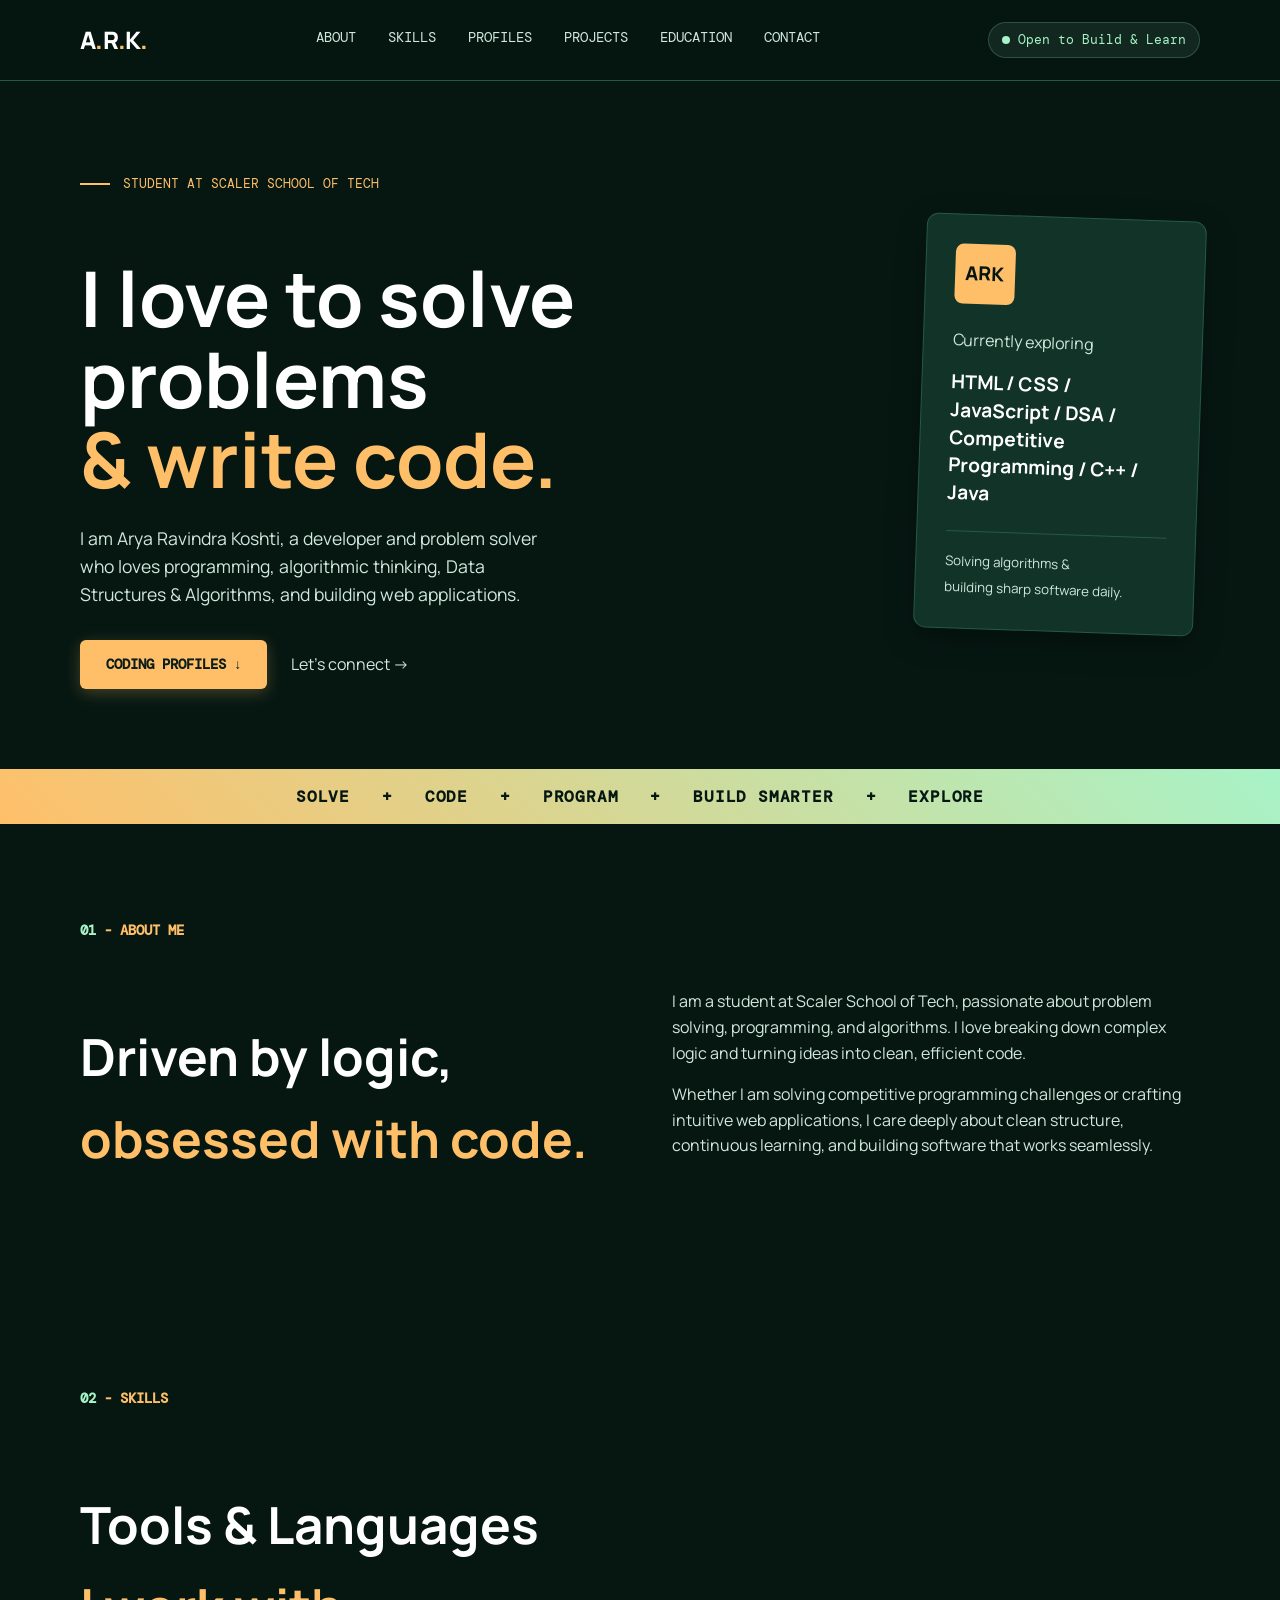
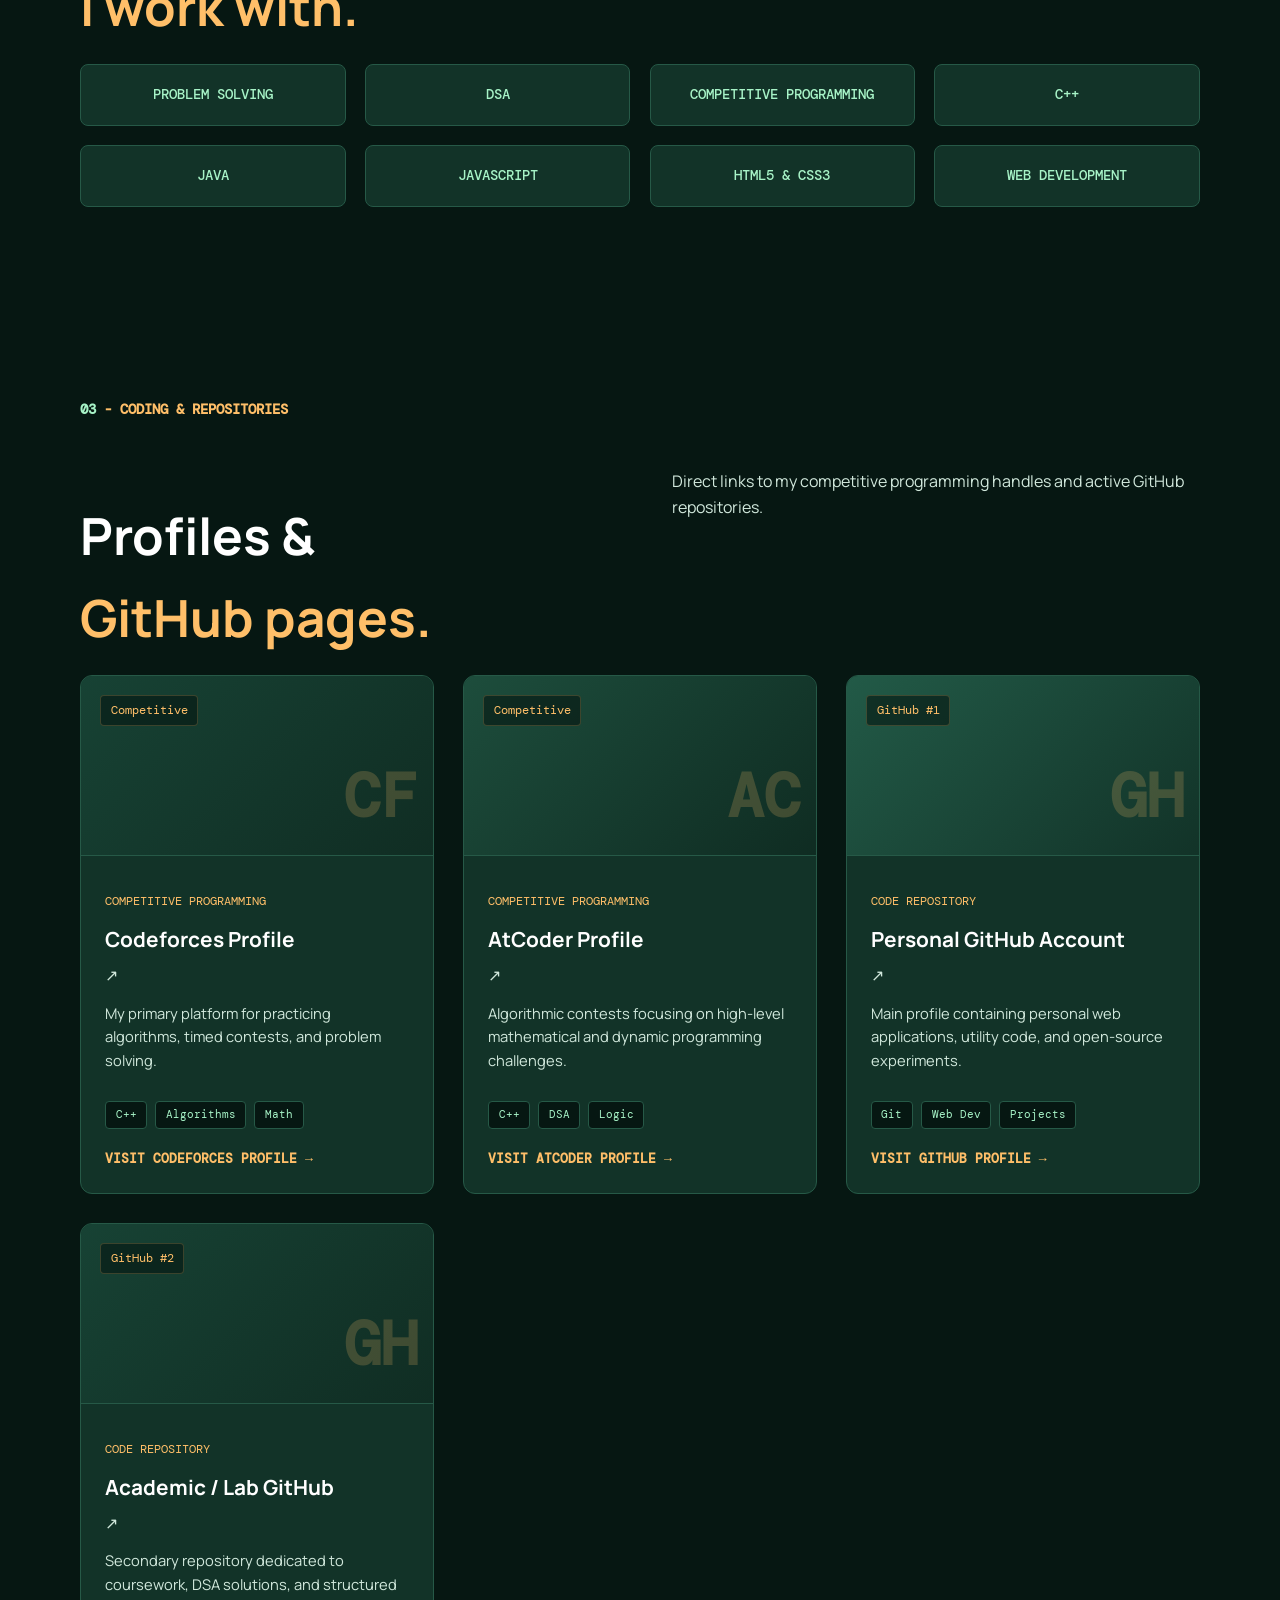
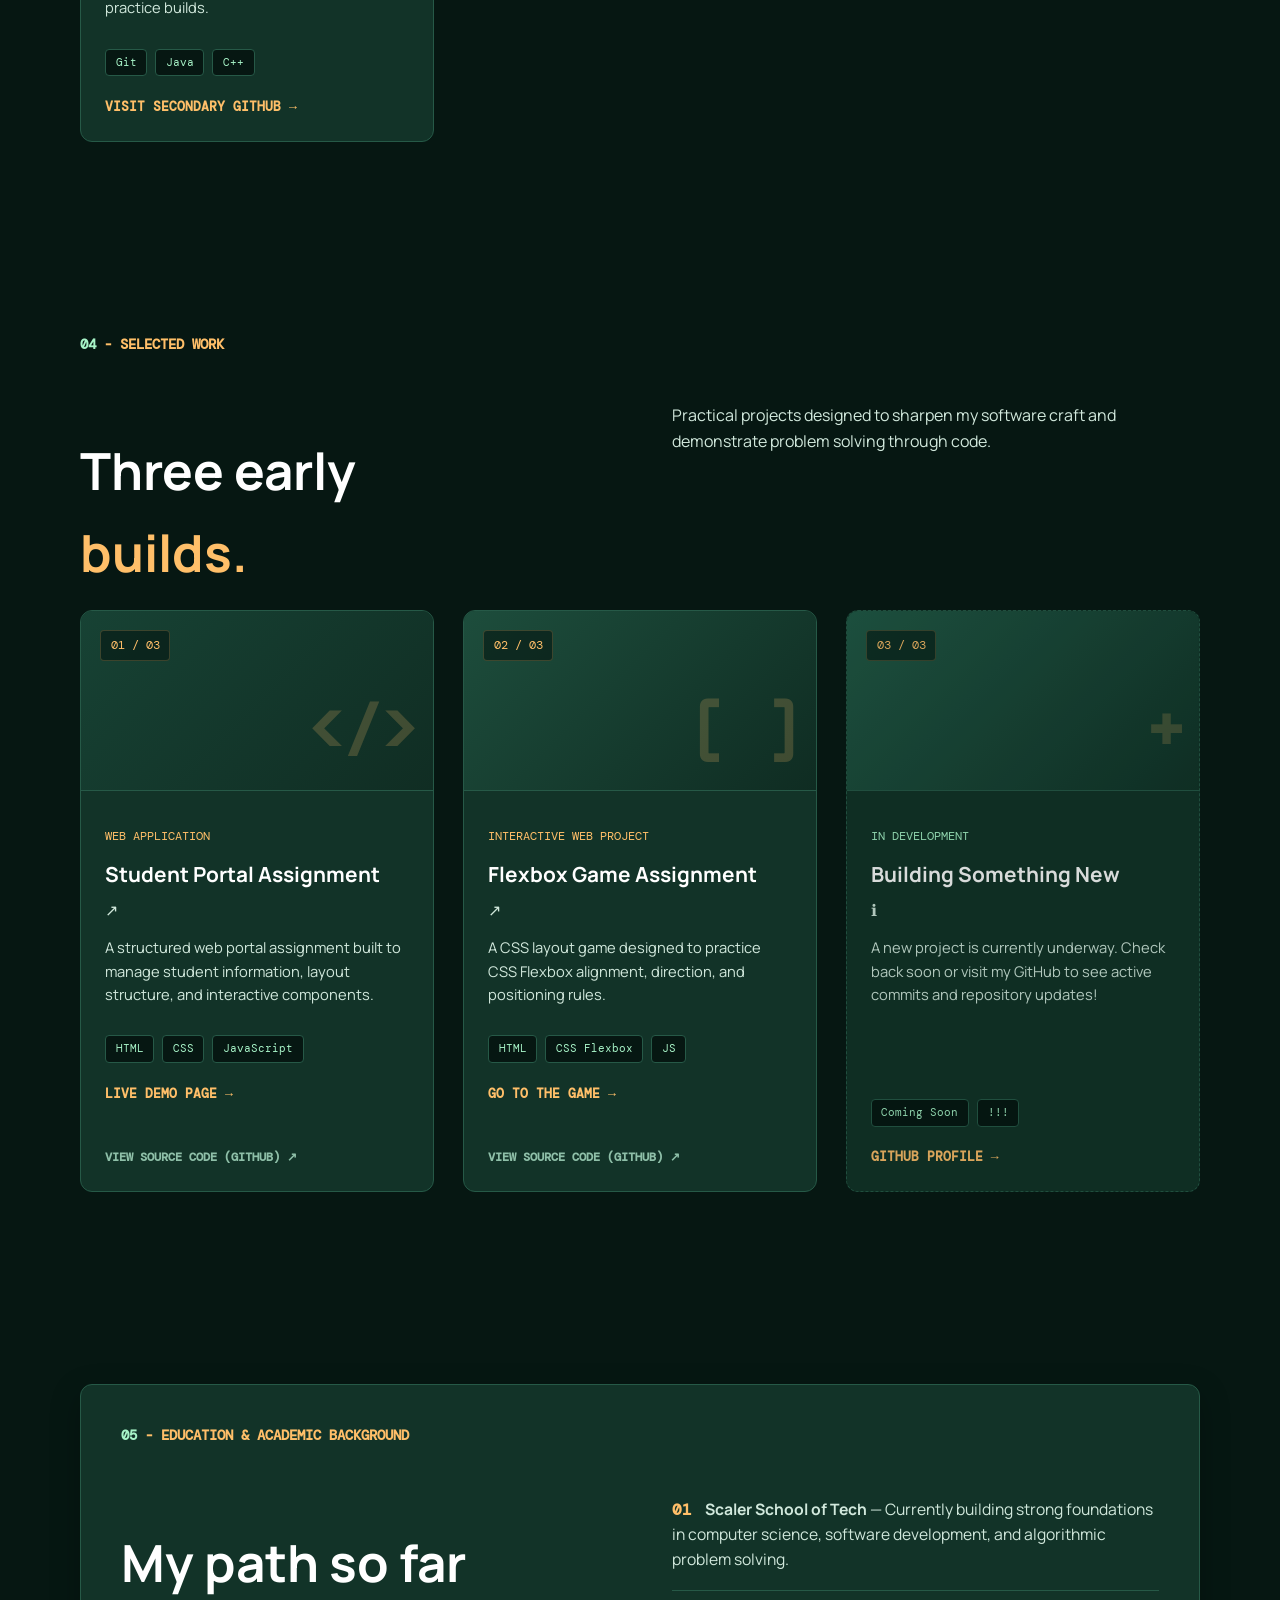
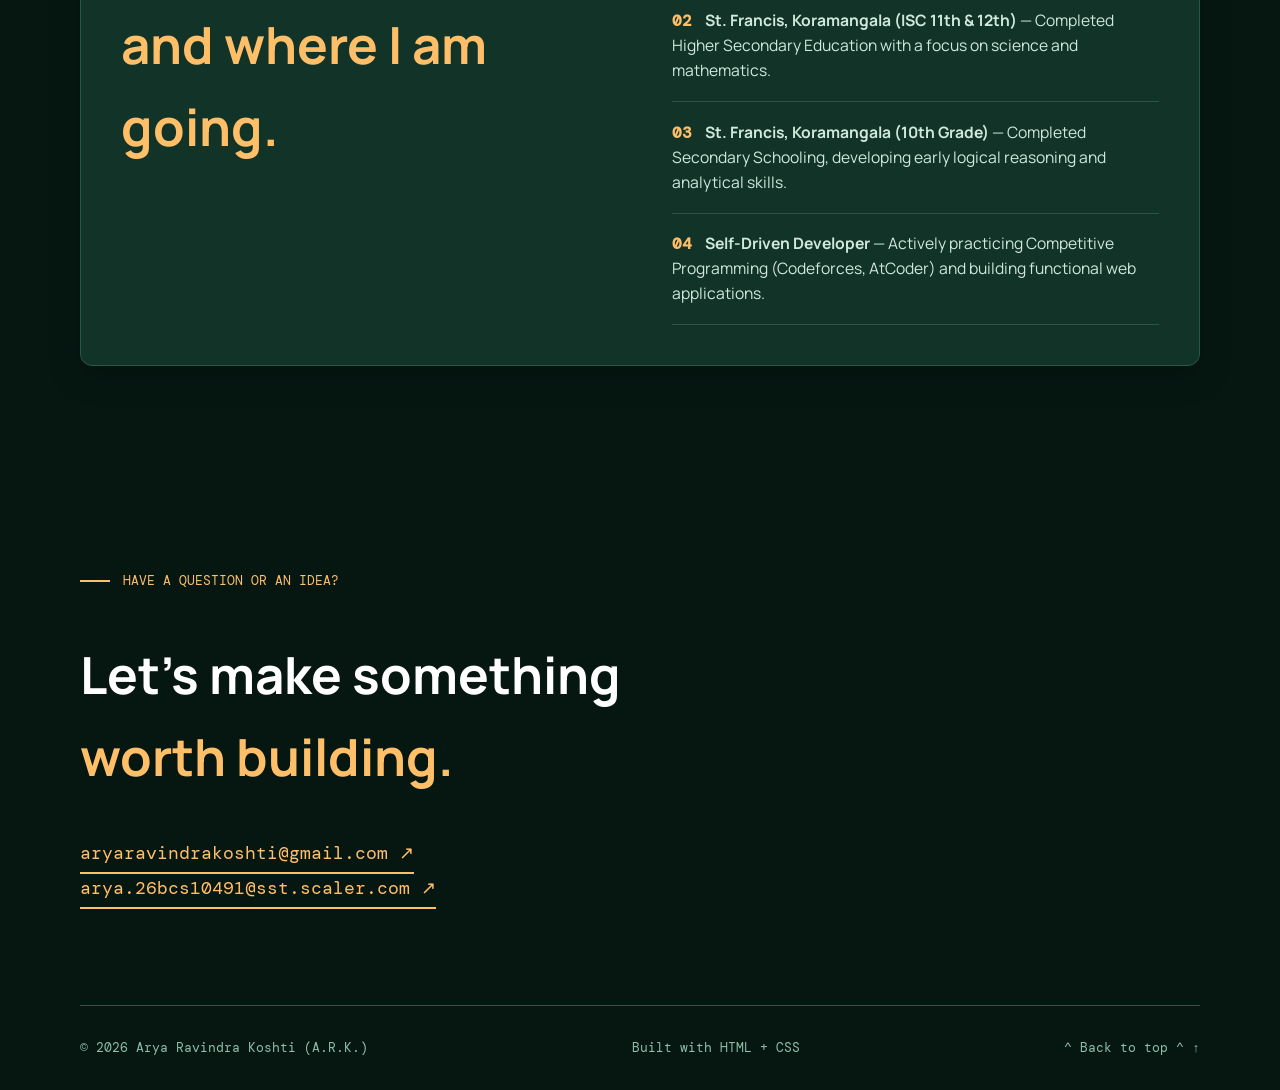
<file: index.html>
<!DOCTYPE html>
<html lang="en">
<head>
    <meta charset="UTF-8">
    <meta name="viewport" content="width=device-width, initial-scale=1.0">
    <meta name="description" content="Arya Ravindra Koshti is a student at Scaler School of Tech, passionate about problem-solving, competitive programming, and web development.">
    <link rel="preconnect" href="https://fonts.googleapis.com">
    <link rel="preconnect" href="https://fonts.gstatic.com" crossorigin>
    <link href="https://fonts.googleapis.com/css2?family=DM+Mono:wght@400;500&family=Manrope:wght@400;500;600;700;800&display=swap" rel="stylesheet">
    <link rel="stylesheet" href="styles.css">
    <title>Arya Ravindra Koshti</title>
</head>
    
<body>
    <header class="site-header">
        <nav class="nav-shell" aria-label="Main navigation">
            <a class="wordmark" href="#top" aria-label="Back to the top">A<span>.</span>R<span>.</span>K<span>.</span></a>
            <div class="nav-links">
                <a href="#about">About</a>
                <a href="#skills">Skills</a>
                <a href="#profiles">Profiles</a>
                <a href="#projects">Projects</a>
                <a href="#education">Education</a>
                <a href="#contact">Contact</a>
            </div>
            <a class="nav-status" href="#contact"><span></span> Open to Build & Learn</a>
        </nav>
    </header>

    <main id="top">
        <section class="hero section-shell" aria-labelledby="hero-title">
            <div class="hero-copy">
                <p class="eyebrow"><span class="eyebrow-line"></span> Student at Scaler School of Tech</p>
                <h1 id="hero-title">I love to solve problems<br><em>&amp; write code.</em></h1>
                <p class="hero-intro">I am Arya Ravindra Koshti, a developer and problem solver who loves programming, algorithmic thinking, Data Structures & Algorithms, and building web applications.</p>
                <div class="hero-actions">
                    <a class="button button-primary" href="#profiles">Coding profiles <span aria-hidden="true">&#8595;</span></a>
                    <a class="text-link" href="#contact">Let's connect <span aria-hidden="true">&#8594;</span></a>
                </div>
            </div>
            <!--the card at the side-->
            <div class="hero-aside" aria-label="A short introduction">
                <div class="hero-mark">ARK</div>
                <p>Currently exploring</p>
                <strong>HTML / CSS /<br>JavaScript / DSA / Competitive Programming / C++ / Java</strong>
                <span class="aside-rule"></span>
                <small>Solving algorithms &amp;<br>building sharp software daily.</small>
            </div>
        </section>

        <section class="marquee-band" aria-label="Skills and interests">
            <div class="marquee-content">
                <span>SOLVE</span><b>+</b><span>CODE</span><b>+</b><span>PROGRAM</span><b>+</b><span>BUILD SMARTER</span><b>+</b><span>EXPLORE</span>
            </div>
        </section>

        <section class="about section-shell section-spacing" id="about" aria-labelledby="about-title">
            <div class="section-label"><span>01</span> - <span>About me</span></div>
            <div class="about-grid">
                <h2 id="about-title">Driven by logic,<br><em>obsessed with code.</em></h2>
                <div class="about-body">
                    <p>I am a student at Scaler School of Tech, passionate about problem solving, programming, and algorithms. I love breaking down complex logic and turning ideas into clean, efficient code.</p>
                    <p>Whether I am solving competitive programming challenges or crafting intuitive web applications, I care deeply about clean structure, continuous learning, and building software that works seamlessly.</p>
                </div>
            </div>
        </section>

        <section class="skills section-shell section-spacing" id="skills" aria-labelledby="skills-title">
            <div class="section-label"><span>02</span> - <span>Skills</span></div>
            <div class="skills-heading">
                <h2 id="skills-title">Tools &amp; Languages<br><em>I work with.</em></h2>
            </div>
            <div class="skills-grid" aria-label="Core skills">
                <div class="skill-card"><span>Problem Solving</span></div>
                <div class="skill-card"><span>DSA</span></div>
                <div class="skill-card"><span>Competitive Programming</span></div>
                <div class="skill-card"><span>C++</span></div>
                <div class="skill-card"><span>Java</span></div>
                <div class="skill-card"><span>JavaScript</span></div>
                <div class="skill-card"><span>HTML5 &amp; CSS3</span></div>
                <div class="skill-card"><span>Web Development</span></div>
            </div>
        </section>

        <!--account cards-->
        <section class="projects section-shell section-spacing" id="profiles" aria-labelledby="profiles-title">
            <div class="section-label"><span>03</span> - <span>Coding &amp; Repositories</span></div>
            <div class="projects-heading">
                <h2 id="profiles-title">Profiles &amp;<br><em>GitHub pages.</em></h2>
                <p>Direct links to my competitive programming handles and active GitHub repositories.</p>
            </div>
            <div class="project-grid">
                <!--codeforces account-->
                <article class="project-card">
                    <div class="project-visual visual-one">
                        <span class="visual-tag">Competitive</span>
                        <span class="visual-symbol">CF</span>
                    </div>
                    <div class="project-details">
                        <div>
                            <p class="project-type">Competitive Programming</p>
                            <h3>Codeforces Profile</h3>
                        </div>
                        <span class="project-arrow" aria-hidden="true">&#8599;</span>
                        <p class="project-description">My primary platform for practicing algorithms, timed contests, and problem solving.</p>
                        <div class="project-tools"><span>C++</span><span>Algorithms</span><span>Math</span></div>
                        <a class="project-link" href="https://codeforces.com/profile/AryaRavindraKoshti" target="_blank" rel="noopener noreferrer">Visit Codeforces Profile &rarr;</a>
                    </div>
                </article>

                <!-- At-coder account-->
                <article class="project-card">
                    <div class="project-visual visual-two">
                        <span class="visual-tag">Competitive</span>
                        <span class="visual-symbol">AC</span>
                    </div>
                    <div class="project-details">
                        <div>
                            <p class="project-type">Competitive Programming</p>
                            <h3>AtCoder Profile</h3>
                        </div>
                        <span class="project-arrow" aria-hidden="true">&#8599;</span>
                        <p class="project-description">Algorithmic contests focusing on high-level mathematical and dynamic programming challenges.</p>
                        <div class="project-tools"><span>C++</span><span>DSA</span><span>Logic</span></div>
                        <a class="project-link" href="https://atcoder.jp/users/arya_r_k" target="_blank" rel="noopener noreferrer">Visit AtCoder Profile &rarr;</a>
                    </div>
                </article>

                <!--github main account-->
                <article class="project-card">
                    <div class="project-visual visual-three">
                        <span class="visual-tag">GitHub #1</span>
                        <span class="visual-symbol">GH</span>
                    </div>
                    <div class="project-details">
                        <div>
                            <p class="project-type">Code Repository</p>
                            <h3>Personal GitHub Account</h3>
                        </div>
                        <span class="project-arrow" aria-hidden="true">&#8599;</span>
                        <p class="project-description">Main profile containing personal web applications, utility code, and open-source experiments.</p>
                        <div class="project-tools"><span>Git</span><span>Web Dev</span><span>Projects</span></div>
                        <a class="project-link" href="https://github.com/AryaRK2007" target="_blank" rel="noopener noreferrer">Visit GitHub Profile &rarr;</a>
                    </div>
                </article>

                <!-- github student account -->
                <article class="project-card">
                    <div class="project-visual visual-one">
                        <span class="visual-tag">GitHub #2</span>
                        <span class="visual-symbol">GH</span>
                    </div>
                    <div class="project-details">
                        <div>
                            <p class="project-type">Code Repository</p>
                            <h3>Academic / Lab GitHub</h3>
                        </div>
                        <span class="project-arrow" aria-hidden="true">&#8599;</span>
                        <p class="project-description">Secondary repository dedicated to coursework, DSA solutions, and structured practice builds.</p>
                        <div class="project-tools"><span>Git</span><span>Java</span><span>C++</span></div>
                        <a class="project-link" href="https://github.com/arya-r-k" target="_blank" rel="noopener noreferrer">Visit Secondary GitHub &rarr;</a>
                    </div>
                </article>
            </div>
        </section>

        <section class="projects section-shell section-spacing" id="projects" aria-labelledby="projects-title">
            <div class="section-label"><span>04</span> - <span>Selected work</span></div>
            <div class="projects-heading">
                <h2 id="projects-title">Three early<br><em>builds.</em></h2>
                <p>Practical projects designed to sharpen my software craft and demonstrate problem solving through code.</p>
            </div>
            <div class="project-grid">
                <!--card1-->
                <article class="project-card project-card-featured">
                    <div class="project-visual visual-one">
                        <span class="visual-tag">01 / 03</span>
                        <span class="visual-symbol">&lt;/&gt;</span>
                    </div>
                    <div class="project-details">
                        <div>
                            <p class="project-type">Web Application</p>
                            <h3>Student Portal Assignment</h3>
                        </div>
                        <span class="project-arrow" aria-hidden="true">&#8599;</span>
                        <p class="project-description">A structured web portal assignment built to manage student information, layout structure, and interactive components.</p>
                        <div class="project-tools"><span>HTML</span><span>CSS</span><span>JavaScript</span></div>
                        <a class="project-link" href="https://arya-r-k.github.io/Student-portal-assignment/" target="_blank" rel="noopener noreferrer">Live Demo Page &rarr;</a>
                        <br>
                        <a class="project-link" href="https://github.com/arya-r-k/Student-portal-assignment" target="_blank" rel="noopener noreferrer" style="color: var(--text-muted); font-size: 0.75rem;">View source Code (github) &#8599;</a>
                    </div>
                </article>
                <!--card2-->
                <article class="project-card">
                    <div class="project-visual visual-two">
                        <span class="visual-tag">02 / 03</span>
                        <span class="visual-symbol">[ ]</span>
                    </div>
                    <div class="project-details">
                        <div>
                            <p class="project-type">Interactive Web Project</p>
                            <h3>Flexbox Game Assignment</h3>
                        </div>
                        <span class="project-arrow" aria-hidden="true">&#8599;</span>
                        <p class="project-description">A CSS layout game designed to practice CSS Flexbox alignment, direction, and positioning rules.</p>
                        <div class="project-tools"><span>HTML</span><span>CSS Flexbox</span><span>JS</span></div>
                        <a class="project-link" href="https://arya-r-k.github.io/flex-box-game-assignment/" target="_blank" rel="noopener noreferrer">Go to the Game &rarr;</a>
                        <br>
                        <a class="project-link" href="https://github.com/arya-r-k/flex-box-game-assignment/" target="_blank" rel="noopener noreferrer" style="color: var(--text-muted); font-size: 0.75rem;">View Source Code (github) &#8599;</a>
                    </div>
                </article>
                <!--card3-->
                <article class="project-card" style="border-style: dashed; opacity: 0.85;">
                    <div class="project-visual visual-three">
                        <span class="visual-tag">03 / 03</span>
                        <span class="visual-symbol">+</span>
                    </div>
                    <div class="project-details">
                        <div>
                            <p class="project-type" style="color: var(--accent-mint);">In Development</p>
                            <h3>Building Something New</h3>
                        </div>
                        <span class="project-arrow" aria-hidden="true">&#8505;</span>
                        <p class="project-description">A new project is currently underway. Check back soon or visit my GitHub to see active commits and repository updates!</p>
                        <div class="project-tools"><span>Coming Soon</span><span>!!!<!--tools used--></span></div>
                        <a class="project-link" href="https://github.com/arya-r-k" target="_blank" rel="noopener noreferrer">GitHub Profile &rarr;</a>
                    </div>
                </article>
            </div>
        </section>
        <!--education card-->
        <section class="now-section section-shell section-spacing" id="education" aria-labelledby="education-title">
            <div class="now-card">
                <div class="section-label"><span>05</span> - <span>Education &amp; Academic Background</span></div>
                <div class="now-content">
                    <h2 id="education-title">My path so far<br><em>and where I am going.</em></h2>
                    <div class="now-list">
                        <p><span>01</span> <strong>Scaler School of Tech</strong> — Currently building strong foundations in computer science, software development, and algorithmic problem solving.</p>
                        <p><span>02</span> <strong>St. Francis, Koramangala (ISC 11th &amp; 12th)</strong> — Completed Higher Secondary Education with a focus on science and mathematics.</p>
                        <p><span>03</span> <strong>St. Francis, Koramangala (10th Grade)</strong> — Completed Secondary Schooling, developing early logical reasoning and analytical skills.</p>
                        <p><span>04</span> <strong>Self-Driven Developer</strong> — Actively practicing Competitive Programming (Codeforces, AtCoder) and building functional web applications.</p>
                    </div>
                </div>
            </div>
        </section>

        <section class="contact section-shell section-spacing" id="contact" aria-labelledby="contact-title">
            <p class="eyebrow"><span class="eyebrow-line"></span> Have a question or an idea?</p>
            <h2 id="contact-title">Let's make something<br><em>worth building.</em></h2><br>
            <a class="contact-link" href="mailto:aryaravindrakoshti@gmail.com">aryaravindrakoshti@gmail.com <span aria-hidden="true">&#8599;</span></a>
            <br>
            <a class="contact-link" href="mailto:arya.26bcs10491@sst.scaler.com">arya.26bcs10491@sst.scaler.com <span aria-hidden="true">&#8599;</span></a>
        </section>
    </main>
    <!--fotter-->
    <footer class="site-footer section-shell">
        <span>&copy; 2026 Arya Ravindra Koshti (A.R.K.)</span><span>Built with HTML + CSS</span><a href="#top">^ Back to top ^ &#8593;</a>
    </footer>
</body>
</html>
</file>
<file: styles.css>
/*COLOR PALETTE AND VARIABLES*/
:root {
    --bg-dark: #061712;
    --bg-dark-alt: #0a221a;
    --bg-card: #123328;
    --bg-card-hover: #1b4436;
    --border-color: #265947;
    --border-bright: #3a7a63;
    --text-primary: #ffffff;
    --text-secondary: #d1e8dc;
    --text-muted: #8ebfa8;
    --accent-gold: #ffbf69;
    --accent-gold-hover: #ffa834;
    --accent-mint: #a7f3c7;
    --accent-coral: #ff7f6a;
    --font-main: "Manrope", sans-serif;
    --font-mono: "DM Mono", monospace;
}

/*GLOBAL SETTINGS*/
* {
    box-sizing: border-box;
}

html {
    scroll-behavior: smooth;
}

body {
    margin: 0;
    background-color: var(--bg-dark);
    color: var(--text-secondary);
    font-family: var(--font-main);
    line-height: 1.6;
}

main,
header,
footer {
    position: relative;
}

/* links and text hover effects*/
a {
    color: inherit;
    text-decoration: none;
    transition: color 0.25s ease, transform 0.25s ease;
}

a:hover {
    color: var(--accent-gold);
}

@keyframes pulse {
    0%, 100% { 
        transform: scale(1); 
        opacity: 1; 
    }
    50% { 
        transform: scale(1.3); 
        opacity: 0.6; 
    }
}

.section-shell,
.nav-shell {
    width: min(1120px, calc(100% - 64px));
    margin: 0 auto;
}

.section-spacing {
    padding-top: 6rem;
    padding-bottom: 6rem;
}

/*NAVIGATION / HEADER*/
.site-header {
    position: sticky;
    top: 0;
    background-color: rgba(6, 23, 18, 0.92);
    border-bottom: 1px solid var(--border-color);
    backdrop-filter: blur(10px);
}

.nav-shell {
    min-height: 80px;
    display: flex;
    align-items: center;
    justify-content: space-between;
    gap: 1.5rem;
}

.wordmark {
    color: var(--text-primary);
    font-size: 1.5rem;
    font-weight: 800;
    display: inline-block;
    letter-spacing: -0.03em;
}

.wordmark span {
    color: var(--accent-gold);
}

.wordmark:hover {
    color: var(--accent-gold);
    transform: scale(1.05);
}

.nav-links {
    display: flex;
    gap: 2rem;
}

.nav-links a {
    font-family: var(--font-mono);
    font-size: 0.85rem;
    text-transform: uppercase;
    color: var(--text-secondary);
    position: relative;
    padding-bottom: 4px;
}

.nav-links a::after {
    content: '';
    position: absolute;
    bottom: 0;
    left: 0;
    width: 100%;
    height: 2px;
    background-color: var(--accent-gold);
    transform: scaleX(0);
    transform-origin: right;
    transition: transform 0.3s ease;
}

.nav-links a:hover::after {
    transform: scaleX(1);
    transform-origin: left;
}

.nav-links a:hover {
    color: var(--accent-gold);
}

.nav-status {
    display: flex;
    align-items: center;
    gap: 0.5rem;
    font-family: var(--font-mono);
    font-size: 0.8rem;
    color: var(--accent-mint);
    padding: 0.4rem 0.8rem;
    background-color: rgba(167, 243, 199, 0.08);
    border: 1px solid rgba(167, 243, 199, 0.2);
    border-radius: 20px;
}

.nav-status span {
    width: 8px;
    height: 8px;
    border-radius: 50%;
    background-color: var(--accent-mint);
    animation: pulse 2s infinite ease-in-out;
}

/*hero section*/
.hero {
    min-height: 550px;
    display: grid;
    grid-template-columns: 1fr 280px;
    align-items: center;
    gap: 4rem;
    padding: 5rem 0;
}

.eyebrow {
    display: flex;
    align-items: center;
    gap: 0.8rem;
    color: var(--accent-gold);
    font-family: var(--font-mono);
    font-size: 0.8rem;
    text-transform: uppercase;
    margin-bottom: 1.5rem;
}

.eyebrow-line {
    width: 30px;
    height: 2px;
    background-color: var(--accent-gold);
}

h1 {
    color: var(--text-primary);
    font-size: clamp(3rem, 6vw, 5.5rem);
    line-height: 1.05;
    margin-bottom: 1.5rem;
}

h1 em,
h2 em {
    color: var(--accent-gold);
    font-style: normal;
    display: inline-block;
    transition: color 0.3s ease, transform 0.3s ease;
}

h1 em:hover,
h2 em:hover {
    color: var(--accent-coral);
    transform: translateY(-2px);
}

.hero-intro {
    font-size: 1.1rem;
    color: var(--text-secondary);
    margin-bottom: 2rem;
    max-width: 480px;
}

.hero-actions {
    display: flex;
    align-items: center;
    gap: 1.5rem;
}

.button {
    padding: 0.85rem 1.6rem;
    font-family: var(--font-mono);
    font-size: 0.85rem;
    text-transform: uppercase;
    border-radius: 6px;
    display: inline-block;
    transition: all 0.25s ease;
}

.button-primary {
    background-color: var(--accent-gold);
    color: #0d1e18;
    font-weight: 700;
    box-shadow: 0 4px 15px rgba(255, 191, 105, 0.25);
}

.button-primary:hover {
    background-color: var(--accent-gold-hover);
    color: #061712;
    transform: translateY(-3px);
    box-shadow: 0 8px 25px rgba(255, 191, 105, 0.4);
}

.hero-aside {
    background-color: var(--bg-card);
    border: 1px solid var(--border-color);
    padding: 1.8rem;
    border-radius: 12px;
    transform: rotate(2deg);
    box-shadow: 0 10px 30px rgba(0, 0, 0, 0.3);
    transition: transform 0.3s ease, border-color 0.3s ease, box-shadow 0.3s ease;
}

.hero-aside:hover {
    transform: translateY(-6px) rotate(0deg);
    border-color: var(--accent-gold);
    box-shadow: 0 15px 35px rgba(0, 0, 0, 0.45);
}

.hero-mark {
    width: 60px;
    height: 60px;
    background-color: var(--accent-gold);
    color: #061712;
    display: grid;
    place-items: center;
    font-weight: 800;
    font-size: 1.2rem;
    border-radius: 8px;
    margin-bottom: 1.5rem;
}

.hero-aside strong {
    color: var(--text-primary);
    font-size: 1.2rem;
    line-height: 1.4;
}

.aside-rule {
    height: 1px;
    background-color: var(--border-color);
    margin: 1.5rem 0 1rem;
    display: block;
}

/*marquee band*/
.marquee-band {
    background: linear-gradient(45deg, var(--accent-gold), var(--accent-mint));
    color: #061712;
    padding: 0.9rem 0;
    font-family: var(--font-mono);
    font-weight: 800;
    text-transform: uppercase;
    letter-spacing: 0.05em;
}

.marquee-content {
    display: flex;
    justify-content: center;
    gap: 2rem;
}

/*SKILLS AND ABOUT SECTIONS*/
.about-grid,
.projects-heading,
.now-content,
.skills-heading {
    display: grid;
    grid-template-columns: 1fr 1fr;
    gap: 4rem;
}

.section-label {
    color: var(--accent-gold);
    font-family: var(--font-mono);
    font-size: 0.85rem;
    text-transform: uppercase;
    margin-bottom: 2rem;
    font-weight: 600;
}

.section-label span:first-child {
    color: var(--accent-mint);
}

h2 {
    color: var(--text-primary);
    font-size: clamp(2rem, 4vw, 3.5rem);
    margin-bottom: 1rem;
}

.skills-grid {
    display: grid;
    grid-template-columns: repeat(4, 1fr);
    gap: 1.2rem;
}

.skill-card {
    background-color: var(--bg-card);
    border: 1px solid var(--border-color);
    color: var(--accent-mint);
    font-family: var(--font-mono);
    font-size: 0.85rem;
    font-weight: 500;
    text-transform: uppercase;
    text-align: center;
    padding: 1.2rem 0.8rem;
    border-radius: 8px;
    transition: all 0.25s ease;
    cursor: default;
}

.skill-card:hover {
    background-color: var(--bg-card-hover);
    border-color: var(--accent-gold);
    color: var(--accent-gold);
    transform: translateY(-4px);
    box-shadow: 0 8px 20px rgba(0, 0, 0, 0.35);
}

/*PROJECTS AND PROFILES SECTION*/
.project-grid {
    display: grid;
    grid-template-columns: repeat(3, 1fr);
    gap: 1.8rem;
}

.project-card {
    background-color: var(--bg-card);
    border: 1px solid var(--border-color);
    border-radius: 12px;
    overflow: hidden;
    transition: all 0.3s ease;
    display: flex;
    flex-direction: column;
}

.project-card:hover {
    background-color: var(--bg-card-hover);
    border-color: var(--accent-gold);
    transform: translateY(-8px);
    box-shadow: 0 15px 35px rgba(0, 0, 0, 0.45);
}

.project-visual {
    height: 180px;
    position: relative;
    padding: 1.2rem;
    background-color: #174234;
    display: flex;
    justify-content: space-between;
    align-items: flex-start;
    border-bottom: 1px solid var(--border-color);
}

.visual-one {
    background: linear-gradient(135deg, #174234, #102d23);
}

.visual-two {
    background: linear-gradient(135deg, #1d4d3c, #0f2c22);
}

.visual-three {
    background: linear-gradient(135deg, #225a47, #123328);
}

.visual-tag {
    color: var(--accent-gold);
    font-family: var(--font-mono);
    font-size: 0.75rem;
    background-color: rgba(6, 23, 18, 0.6);
    padding: 0.3rem 0.6rem;
    border-radius: 4px;
    border: 1px solid rgba(255, 191, 105, 0.2);
}

.visual-symbol {
    position: absolute;
    right: 15px;
    bottom: 10px;
    font-size: 3.8rem;
    color: rgba(255, 191, 105, 0.2);
    font-family: var(--font-mono);
    font-weight: bold;
    transition: transform 0.3s ease, color 0.3s ease;
}

.project-card:hover .visual-symbol {
    transform: scale(1.15) rotate(-5deg);
    color: rgba(255, 191, 105, 0.4);
}

.project-details {
    padding: 1.5rem;
    display: flex;
    flex-direction: column;
    flex-grow: 1;
}

.project-type {
    color: var(--accent-gold);
    font-size: 0.75rem;
    font-family: var(--font-mono);
    text-transform: uppercase;
}

.project-details h3 {
    color: var(--text-primary);
    margin: 0.4rem 0;
    font-size: 1.3rem;
    transition: color 0.2s ease;
}

.project-card:hover .project-details h3 {
    color: var(--accent-gold);
}

.project-description {
    color: var(--text-secondary);
    font-size: 0.92rem;
    margin: 0.8rem 0;
    flex-grow: 1;
}

.project-tools {
    display: flex;
    flex-wrap: wrap;
    gap: 0.5rem;
    margin-top: 1rem;
}

.project-tools span {
    background-color: var(--bg-dark);
    border: 1px solid var(--border-color);
    color: var(--accent-mint);
    font-family: var(--font-mono);
    font-size: 0.7rem;
    padding: 0.25rem 0.6rem;
    border-radius: 4px;
}

.project-link {
    display: inline-block;
    margin-top: 1.2rem;
    color: var(--accent-gold);
    font-family: var(--font-mono);
    font-size: 0.82rem;
    font-weight: 600;
    text-transform: uppercase;
    transition: transform 0.2s ease, color 0.2s ease;
}

.project-link:hover {
    transform: translateX(4px);
    color: var(--accent-coral);
}

/*now and contact sections*/
.now-card {
    background-color: var(--bg-card);
    border: 1px solid var(--border-color);
    padding: 2.5rem;
    border-radius: 12px;
    box-shadow: 0 10px 30px rgba(0, 0, 0, 0.25);
}

.now-list p {
    padding: 1.1rem 0;
    border-bottom: 1px solid var(--border-color);
    margin: 0;
    font-size: 0.98rem;
    transition: transform 0.2s ease, color 0.2s ease;
}

.now-list p:hover {
    color: var(--text-primary);
    transform: translateX(8px);
}

.now-list span {
    color: var(--accent-gold);
    font-family: var(--font-mono);
    font-weight: bold;
    margin-right: 0.6rem;
}

.contact-link {
    font-family: var(--font-mono);
    font-size: 1.15rem;
    color: var(--accent-gold);
    border-bottom: 2px solid var(--accent-gold);
    padding-bottom: 0.2rem;
    display: inline-block;
    transition: all 0.3s ease;
}

.contact-link:hover {
    color: var(--accent-coral);
    border-color: var(--accent-coral);
    transform: translateY(-2px);
}

.site-footer {
    display: flex;
    justify-content: space-between;
    padding: 2rem 0;
    border-top: 1px solid var(--border-color);
    font-family: var(--font-mono);
    font-size: 0.8rem;
    color: var(--text-muted);
}

/*responsive media for mobile screens*/
@media (max-width: 900px) {
    .project-grid {
        grid-template-columns: repeat(2, 1fr);
    }
}

@media (max-width: 850px) {
    .hero,
    .about-grid,
    .projects-heading,
    .now-content {
        grid-template-columns: 1fr;
        gap: 2rem;
    }

    .project-grid {
        grid-template-columns: 1fr;
    }

    .skills-grid {
        grid-template-columns: repeat(2, 1fr);
    }

    .hero-aside {
        width: 100%;
        transform: rotate(0deg);
    }
}
</file>
